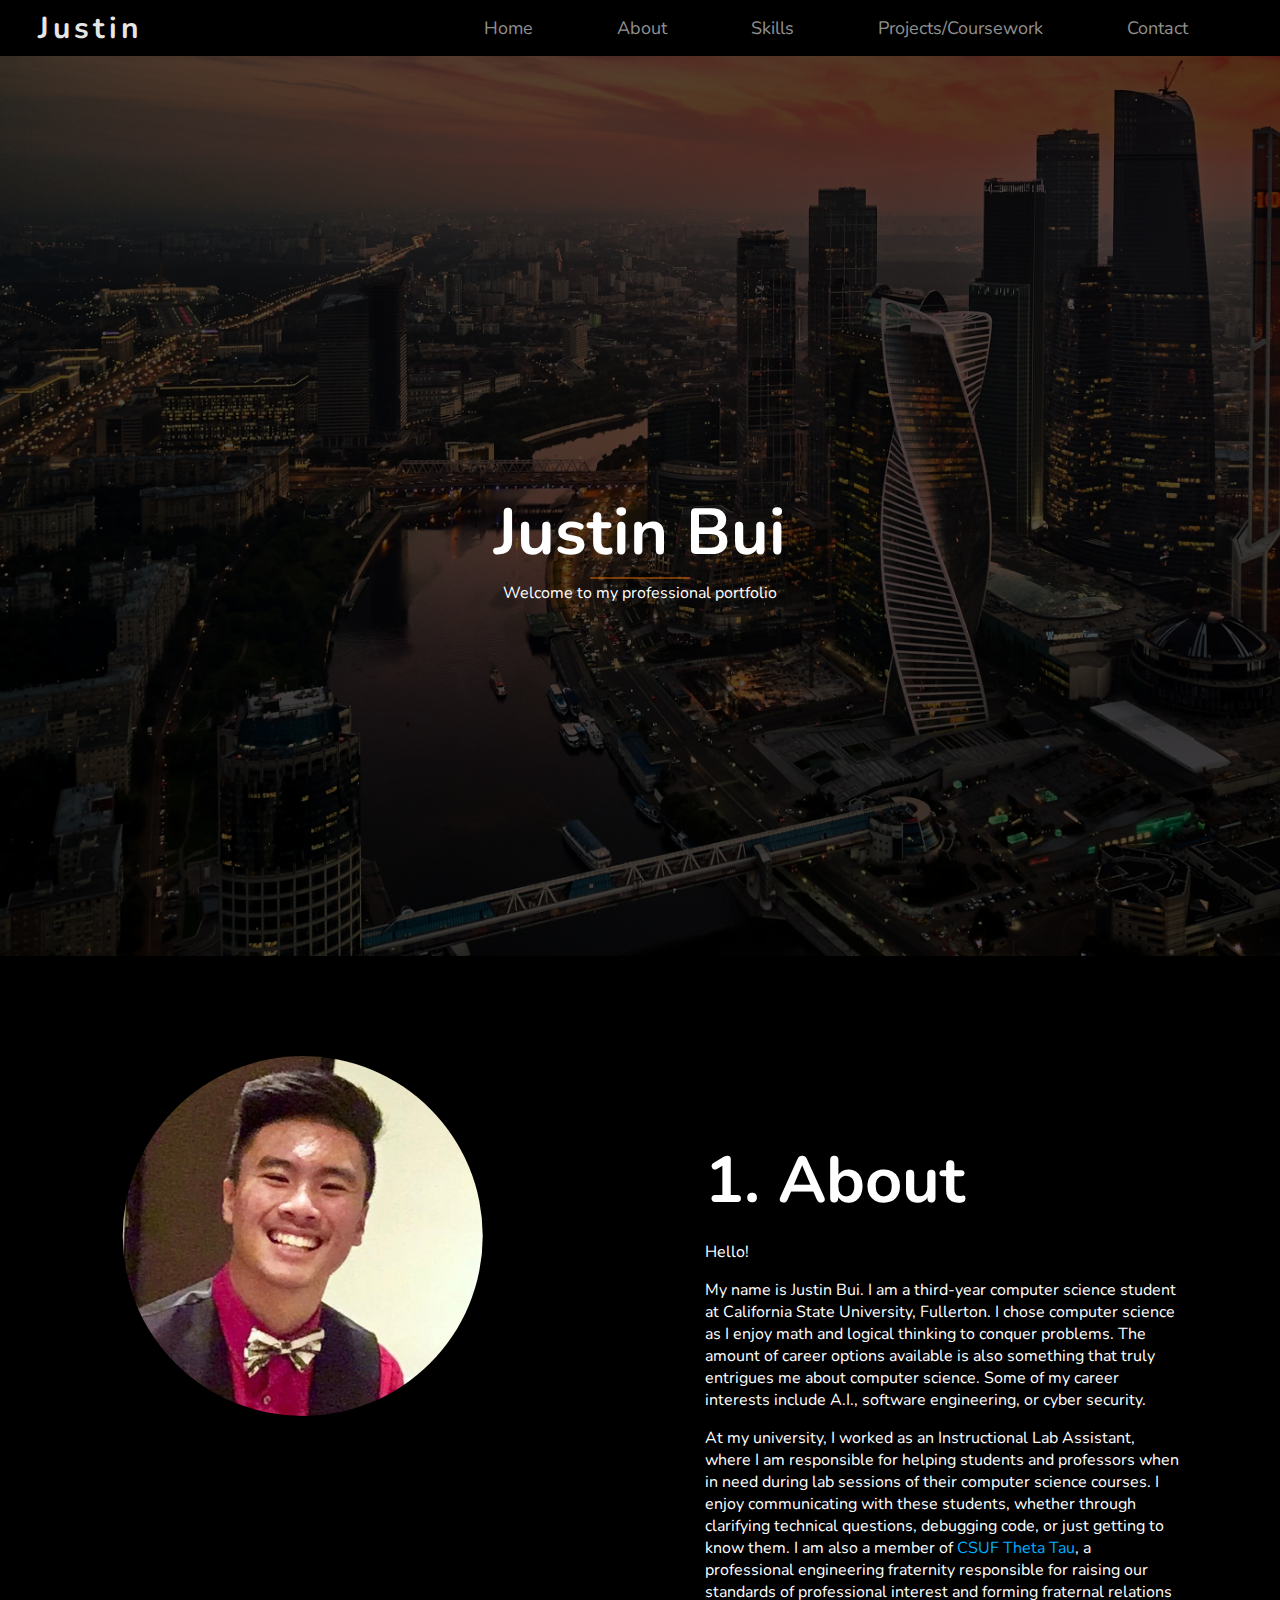
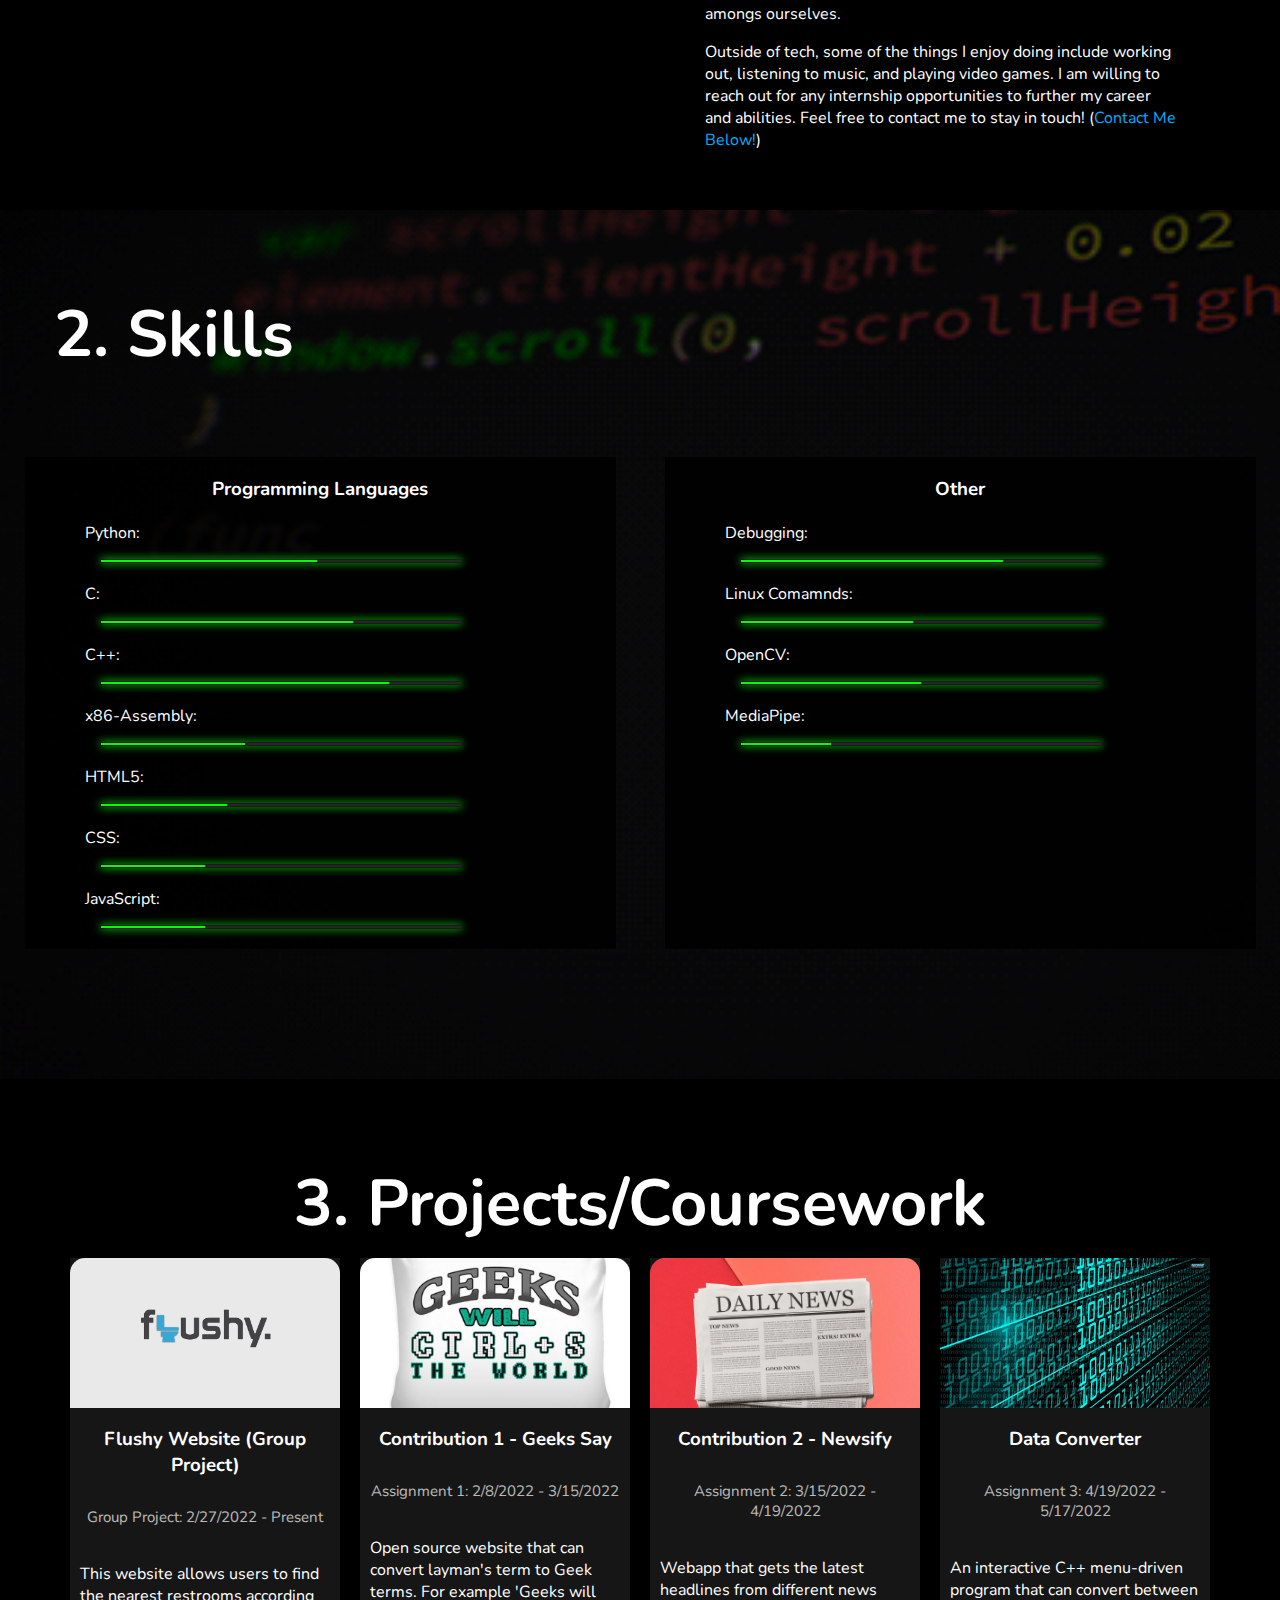
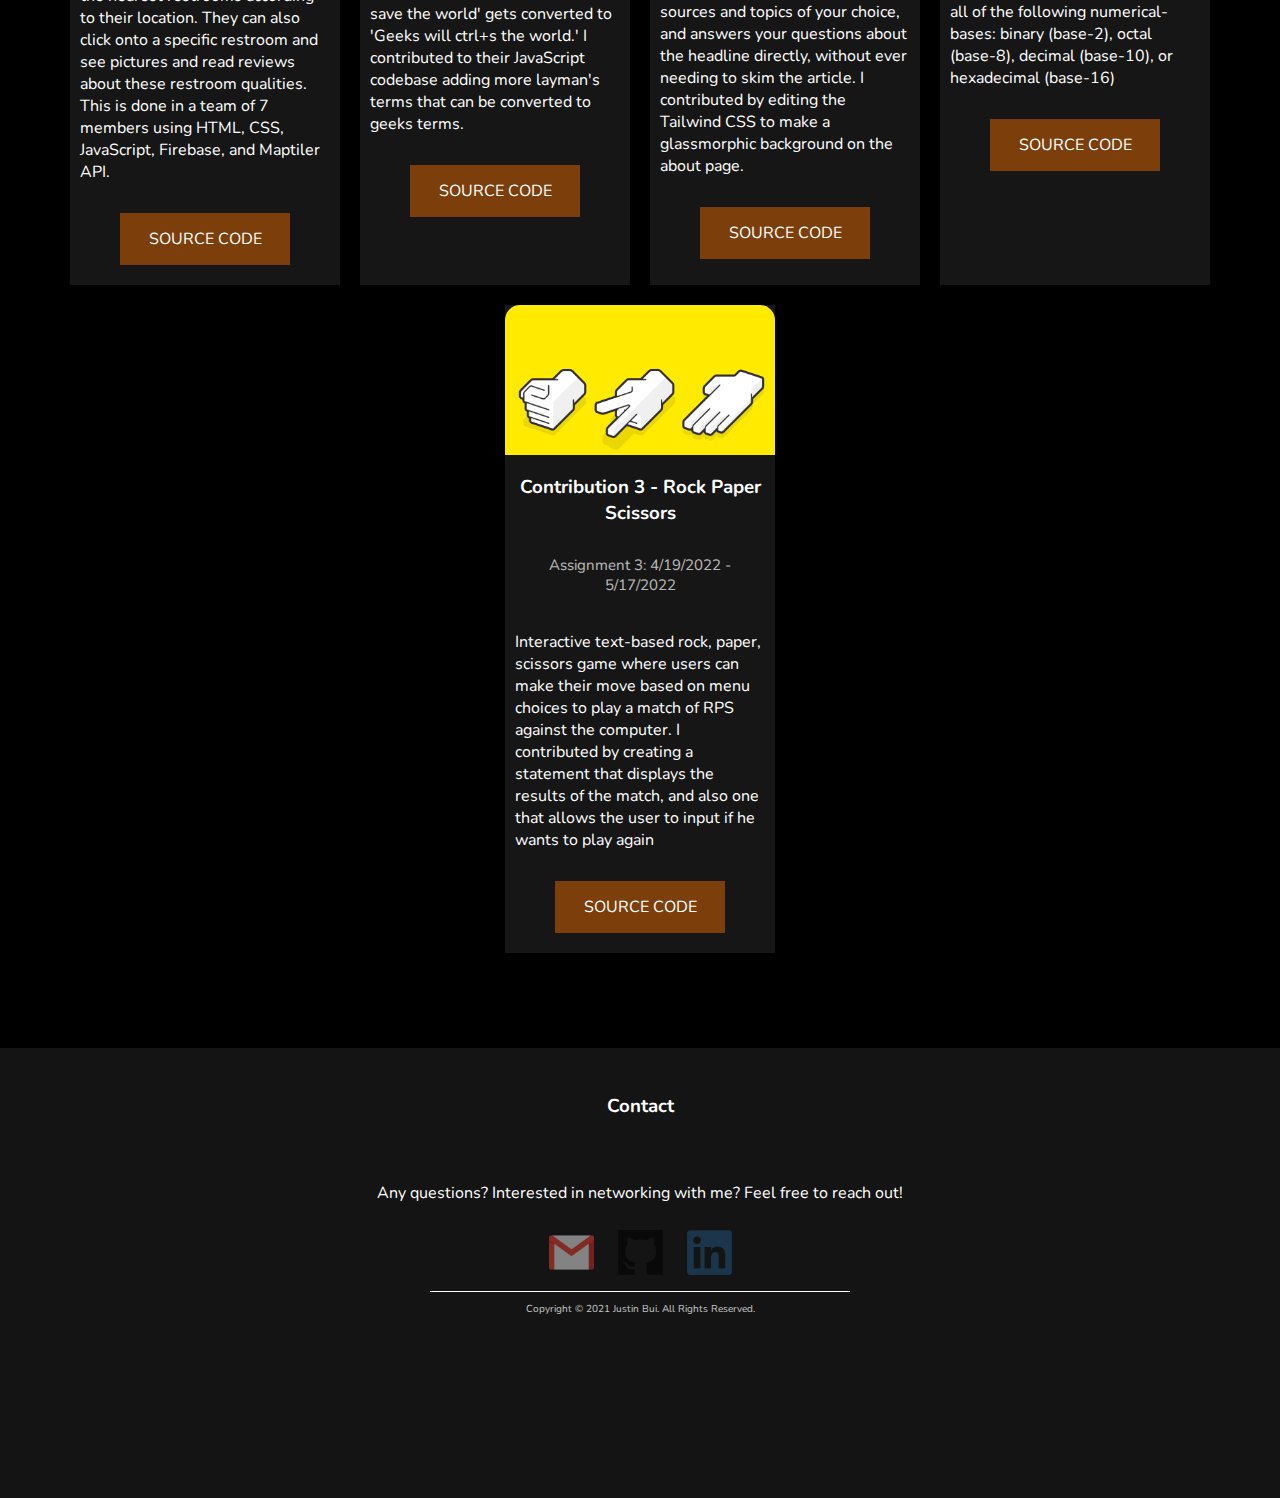
<file: index.html>
<!DOCTYPE html>
<html lang="en">
  <!--"head" element. Just for metadata. Cannot be seen on the website-->

  <head>
    <meta charset="UTF-8" />
    <meta name="viewport" content="width=device-width, initial-scale=1.0" />
    <title>Justin Bui's Portfolio</title>
    <!--Linking my CSS files here-->
    <link rel="stylesheet" href="CSS/styles.css" />
    <link rel="shortcut icon" type="image/png" href="Images/favicon.png" />
  </head>
  <!--"body" element. This is what's seen on website-->

  <body>
    <!------------------ NAVBAR ------------------>
    <nav class="navbar">
      <h2 class="nav-name">Justin</h2>
      <ul class="nav-links">
        <li><a href="#top" class="button" id="home-btn">Home</a></li>
        <li><a href="#about" class="button" id="abt-btn">About</a></li>
        <li><a href="#skills" class="button" id="skill-btn">Skills</a></li>
        <li>
          <a href="#latest" class="button" id="latest-wrk-btn"
            >Projects/Coursework</a
          >
        </li>
        <li><a href="#contact" class="button" id="contact-btn">Contact</a></li>
      </ul>

      <div class="burger">
        <div class="line1"></div>
        <div class="line2"></div>
        <div class="line3"></div>
      </div>
    </nav>

    <!--------------- INTRO --------------->
    <header class="intro-container" id="top">
      <div class="overlay intro-overlay">
        <h1>Justin Bui</h1>
        <div class="dash"></div>
        <p>Welcome to my professional portfolio</p>
      </div>
    </header>
    <!--------------- ABOUT ME --------------->

    <section class="about-flexbox" id="about">
      <img
        src="Images/justin-bui.JPG"
        alt="Justin Bui"
        class="about-item justin-bui-img"
      />
      <div class="about-item about-text">
        <h1>1. About</h1>
        <p>Hello!</p>
        <p>
          My name is Justin Bui. I am a third-year computer science student at
          California State University, Fullerton. I chose computer science as I
          enjoy math and logical thinking to conquer problems. The amount of
          career options available is also something that truly entrigues me
          about computer science. Some of my career interests include A.I.,
          software engineering, or cyber security.
        </p>
        <p>
          At my university, I worked as an Instructional Lab Assistant, where I
          am responsible for helping students and professors when in need during
          lab sessions of their computer science courses. I enjoy communicating
          with these students, whether through clarifying technical questions,
          debugging code, or just getting to know them. I am also a member of
          <a class="about-link" href="https://www.csufthetatau.org/">
            CSUF Theta Tau</a
          >, a professional engineering fraternity responsible for raising our
          standards of professional interest and forming fraternal relations
          amongs ourselves.
        </p>
        <p>
          Outside of tech, some of the things I enjoy doing include working out,
          listening to music, and playing video games. I am willing to reach out
          for any internship opportunities to further my career and abilities.
          Feel free to contact me to stay in touch! (<a
            href="#contact"
            class="about-link scroll-to-contacts"
            >Contact Me Below!</a
          >)
        </p>
      </div>
    </section>

    <!---------------TECHNICAL SKILLS--------------->
    <section class="technical-skills-container" id="skills">
      <div class="overlay technical-skills-overlay">
        <h1>2. Skills</h1>
        <div class="technical-skills-flexbox">
          <div class="ratings-container programming-languages">
            <!--Bar ratings of programming languages-->
            <h3>Programming Languages</h3>
            <ul class="all-skills">
              <li>
                Python:
                <span class="bar"><span class="skill Python"></span></span>
              </li>
              <li>
                C:
                <span class="bar"><span class="skill C"></span></span>
              </li>
              <li>
                C++:
                <span class="bar"><span class="skill CPP"></span></span>
              </li>
              <li>
                x86-Assembly:
                <span class="bar"><span class="skill NASM"></span></span>
              </li>
              <li>
                HTML5:
                <span class="bar"><span class="skill HTML5"></span></span>
              </li>
              <li>
                CSS:
                <span class="bar"><span class="skill CSS"></span></span>
              </li>
              <li>
                JavaScript:
                <span class="bar"><span class="skill JavaScript"></span></span>
              </li>
            </ul>
          </div>
          <div class="ratings-container other">
            <!--List of other skills-->
            <h3>Other</h3>
            <ul class="all-skills">
              <li>
                Debugging:
                <span class="bar"><span class="skill Debugging"></span></span>
              </li>
              <li>
                Linux Comamnds:
                <span class="bar"
                  ><span class="skill Linux-Commands"></span
                ></span>
              </li>
              <li>
                OpenCV:
                <span class="bar"><span class="skill OpenCV"></span></span>
              </li>
              <li>
                MediaPipe:
                <span class="bar"><span class="skill MediaPipe"></span></span>
              </li>
            </ul>
          </div>
        </div>
      </div>
    </section>

    <!------------ PROJECTS ------------>
    <section class="latest-container" id="latest">
      <h1 class="latest-header">3. Projects/Coursework</h1>

      <div class="card-container">
        <div class="card">
          <div class="card-image card-1"></div>
          <h3>Flushy Website (Group Project)</h3>
          <p class="assignment-date">Group Project: 2/27/2022 - Present</p>
          <p>
            This website allows users to find the nearest restrooms according to
            their location. They can also click onto a specific restroom and see
            pictures and read reviews about these restroom qualities. This is
            done in a team of 7 members using HTML, CSS, JavaScript, Firebase,
            and Maptiler API.
          </p>
          <a href="https://github.com/le11evan/Flushy_Website">SOURCE CODE</a>
        </div>
        <div class="card">
          <div class="card-image card-2"></div>
          <h3>Contribution 1 - Geeks Say</h3>
          <p class="assignment-date">Assignment 1: 2/8/2022 - 3/15/2022</p>
          <p>
            Open source website that can convert layman's term to Geek terms.
            For example 'Geeks will save the world' gets converted to 'Geeks
            will ctrl+s the world.' I contributed to their JavaScript codebase
            adding more layman's terms that can be converted to geeks terms.
          </p>
          <a href="https://github.com/swapagarwal/geeksay/pull/326"
            >SOURCE CODE</a
          >
        </div>
        <div class="card">
          <div class="card-image card-3"></div>
          <h3>Contribution 2 - Newsify</h3>
          <p class="assignment-date">Assignment 2: 3/15/2022 - 4/19/2022</p>
          <p>
            Webapp that gets the latest headlines from different news sources
            and topics of your choice, and answers your questions about the
            headline directly, without ever needing to skim the article. I
            contributed by editing the Tailwind CSS to make a glassmorphic
            background on the about page.
          </p>
          <a href="https://github.com/nonpeep/newsify/pull/12">SOURCE CODE</a>
        </div>
        <div class="card">
          <div class="card-image card-4"></div>
          <h3>Data Converter</h3>
          <p class="assignment-date">Assignment 3: 4/19/2022 - 5/17/2022</p>
          <p>
            An interactive C++ menu-driven program that can convert between all
            of the following numerical-bases: binary (base-2), octal (base-8),
            decimal (base-10), or hexadecimal (base-16)
          </p>
          <a>SOURCE CODE</a>
        </div>
        <div class="card">
          <div class="card-image card-5"></div>
          <h3>Contribution 3 - Rock Paper Scissors</h3>
          <p class="assignment-date">Assignment 3: 4/19/2022 - 5/17/2022</p>
          <p>
            Interactive text-based rock, paper, scissors game where users can
            make their move based on menu choices to play a match of RPS against
            the computer. I contributed by creating a statement that displays
            the results of the match, and also one that allows the user to input
            if he wants to play again
          </p>
          <a href="https://github.com/MarkCarbajal/RockPaperScissors/issues/4"
            >SOURCE CODE</a
          >
        </div>
      </div>
    </section>

    <!---------------CONTACT--------------->
    <footer class="contact-footer" id="contact">
      <h3>Contact</h3>
      <p>
        Any questions? Interested in networking with me? Feel free to reach out!
      </p>

      <a class="media-link">
        <img src="Images/gmail.png" class="gmail-logo logo" />
      </a>

      <a href="https://github.com/BuiTheBoi" class="media-link">
        <img src="Images/github.svg" class="github-logo logo" />
      </a>

      <a
        href="https://www.linkedin.com/in/justin-bui-4a8926194?lipi=urn%3Ali%3Apage%3Ad_flagship3_profile_view_base_contact_details%3B6J%2BCyhlJRy2JX5BDYNE%2FVA%3D%3D"
        class="media-link"
      >
        <img
          src="Images/Linkedin-Logo-Png-Transparent-Background.png"
          class="linkedin-logo logo"
        />
      </a>
      <div class="line"></div>
      <div class="alert">Gmail Copied to Cliboard!</div>

      <p class="copyright">Copyright © 2021 Justin Bui. All Rights Reserved.</p>
    </footer>

    <script src="https://cdnjs.cloudflare.com/ajax/libs/jquery/3.6.0/jquery.min.js"></script>
    <script src="Scripts/navs.js"></script>
    <script src="Scripts/clipboard.js"></script>
  </body>
</html>
</file>
<file: CSS/styles.css>
/*Font I plan to use*/
@import url("https://fonts.googleapis.com/css2?family=Nunito:ital,wght@0,200;1,300&display=swap");

/*******************
    GLOBAL EDITS
********************/

body,
.button {
  background: black;
  font-family: "Nunito", sans-serif;
  margin: 0;
}

p,
h1,
h2,
h3,
h4,
li {
  color: white;
}

h1 {
  margin: 0;
  font-size: 65px;
  padding-top: 80px;
}

h3 {
  text-align: center;
}

ul {
  list-style-type: none;
}

section {
  width: 100%;
}

a {
  text-decoration: none;
}

/*****************
    NAVBAR
******************/
nav {
  display: flex;
  justify-content: space-between;
  align-items: center;
  position: sticky;
  top: 0px;
  background-color: black;
  opacity: 90%;
  z-index: 1;
  min-height: 6vh;
}

.burger {
  display: none;
}

.burger div {
  width: 25px;
  height: 2px;
  background-color: rgb(226, 226, 226);
  margin: 5px;
  margin-right: 25px;
  transition: all 0.3s ease; /* Transitions to X when user clicks */
}

.nav-links {
  display: flex;
  margin-right: 50px;
}

.nav-name {
  font-size: 30px;
  letter-spacing: 4px;
  margin: 0% 3%;
}

.button {
  width: 150px;
  background-color: rgb(0, 0, 0);
  color: #a0a0a0;
  margin: 0px 10px;
  cursor: pointer;
  padding: 15px 32px;
  font-size: 18px;
  position: relative;
}

/*Putting these affects after each button element*/
.button:after {
  content: "";
  position: absolute;
  bottom: 0px;
  left: 0%;
  background-color: white;
  height: 2px;
  width: 100%;
  transition: ease-out 0.3s;
  width: 0px;
}

/* Hovering over the button */
.button:hover:after {
  width: 100%;
}
.button:hover {
  color: white;
}

/* Navbar Change on mobile */
@media screen and (max-width: 939px) {
  body {
    overflow-x: hidden;
  }
  .nav-links {
    position: absolute;
    right: 0px;
    margin-right: 0px;
    height: 96vh;
    top: 3vh;
    width: 45%;
    background-color: black;
    display: flex;
    flex-direction: column;
    align-items: center;
    justify-content: space-around;

    /* Moving the right nav off the screen */
    transform: translateX(100%);
    transition: transform 0.5s ease-in;
  }

  .nav-links li {
    opacity: 0;
  }

  .burger {
    display: block;
    cursor: pointer;
  }
}

/* When the user clicks burger to show side nav bar*/
.nav-active {
  transform: translateX(0%);
}

/* Animations for each nav link to fade in form the right */
@keyframes navLinkFade {
  from {
    opacity: 0;
    transform: translateX(40px);
  }
  to {
    opacity: 1;
    transform: translateX(0px);
  }
}

/* Burger icon changed to an x after clicking on it */
.toggle .line1 {
  transform: rotate(-45deg) translate(-4px, 6px);
}
.toggle .line2 {
  opacity: 0;
}
.toggle .line3 {
  transform: rotate(45deg) translate(-5px, -6px);
}

/*****************
    INTRO TITLE
******************/
.intro-container {
  height: 100vh;
  width: 100%;
  background-image: url(../Images/buildings.jpg);
  background-size: cover;
}

.overlay {
  height: 100%;
  width: 100%;
  background-color: rgba(0, 0, 0, 0.671);
}

.intro-overlay {
  display: flex;
  justify-content: center;
  align-items: center;
  flex-direction: column;
}

.overlay p {
  margin: 0;
}

.dash {
  display: block;
  width: 100px;
  height: 2.3px;
  background-color: rgba(255, 115, 1, 0.438);
  margin-left: auto;
  margin-right: auto;
  margin-bottom: 3px;
}

/***************
    ABOUT
****************/

.about-flexbox {
  display: flex;
  justify-content: space-around; /*putting space around 2 items in the flexbox*/
}

.about-link {
  color: rgb(0, 174, 255);
}

.about-item {
  margin: 100px;
}

.about-text {
  width: 832px;
  height: 477px;
}

.justin-bui-img {
  margin-top: 100px;
  width: 442px;
  height: 600px;
  clip-path: circle(at 50% 30%);
}

/*******************
  TECHNICAL SKILLS
********************/

.technical-skills-container {
  background-image: url(../Images/giphy.gif);
  background-size: cover;
}

/*styling each flexbox*/
.technical-skills-flexbox {
  display: flex;
  justify-content: space-around;
}

.technical-skills-overlay h1 {
  margin: 54px;
}

.ratings-container {
  width: 591px;
  margin: 24px;
  background-color: rgba(0, 0, 0, 0.86);
  margin-bottom: 130px;
}

.programming-languages {
  overflow: auto;
}

/*styling my ratings of each skill*/
.all-skills li {
  margin: 20px;
}

.bar {
  display: block;
  background-color: #272626;
  height: 2px;
  width: 360px;
  margin: 15px;
  box-shadow: 0 0 9px #05ff00;
  border: 1px solid rgba(0, 0, 0, 0.3);
}

.skill {
  float: left;
  height: 2px;
  background: #05ff00;
}

.Python {
  width: 60%;
}

.C {
  width: 70%;
}

.CPP {
  width: 80%;
}

.NASM {
  width: 40%;
}

.HTML5 {
  width: 35%;
}

.CSS {
  width: 29%;
}

.JavaScript {
  width: 29%;
}

.Debugging {
  width: 73%;
}

.Linux-Commands {
  width: 48%;
}

.OpenCV {
  width: 50%;
}

.MediaPipe {
  width: 25%;
}

/********************
  PROJECTS
*********************/

.latest-header {
  text-align: center;
}

.card-container {
  display: flex;
  justify-content: center;
  flex-wrap: wrap;
}

.card {
  /* border: solid white 2px; */
  background: rgb(22, 22, 22);
  width: 270px;
  margin: 10px;
}

.card p {
  padding: 10px;
}

.card h2 {
  padding: 10px;
}

.card a {
  color: white;
  padding: 15px 20px;
  background-color: rgba(255, 115, 1, 0.438);
  display: block;
  text-align: center;
  margin: 20px 50px;
}

.card a:hover {
  cursor: pointer;
  transform: scale(1.05);
  transition: all 0.5s ease;
}

.card-image {
  height: 150px;
  margin-bottom: 15px;
  border-radius: 15px 15px 0 0;
}

.card-1 {
  background-image: url("../Images/Flushy.PNG");
  background-size: cover;
}

.card-2 {
  background-image: url("../Images/GeeksSay.png");
  background-size: cover;
}

.card-3 {
  background-image: url("../Images/newspaper.jpg");
  background-size: cover;
}

.card-4 {
  background-image: url("../Images/binary.jpg");
  background-size: cover;
}

.card-5 {
  background-image: url("../Images/RPS.png");
  background-size: cover;
}

.assignment-date {
  opacity: 0.7;
  text-align: center;
  font-size: 15px;
}
/* .card:hover {
  cursor: pointer;
  transform: scale(1.02);
  transition: all 1s ease;
} */

/*********************
  CONTACT
*********************/
.contact-footer {
  text-align: center;
  background-color: #141414;
  height: 450px;
  margin-top: 85px;
}

.contact-footer h3 {
  padding: 45px;
  color: white;
}

.media-link {
  margin: 10px;
  display: inline-block;
}

.logo {
  width: 45px;
  height: 45px;
  opacity: 50%;
  transition: 0.5s;
}

.logo:hover {
  width: 50px;
  height: 50px;
  opacity: 100%;
}

.line {
  display: block;
  width: 420px;
  height: 0.5px;
  background-color: white;
  margin-left: auto;
  margin-right: auto;
}

.alert {
  background-color: rgba(29, 245, 0, 0.356);
  color: white;
  font-size: 30px;
  position: fixed;
  bottom: 0;
  width: 100%;
  height: 50px;
  text-align: center;
  display: none;
}

.copyright {
  position: relative;
  font-size: 10px;
  opacity: 75%;
}
</file>
